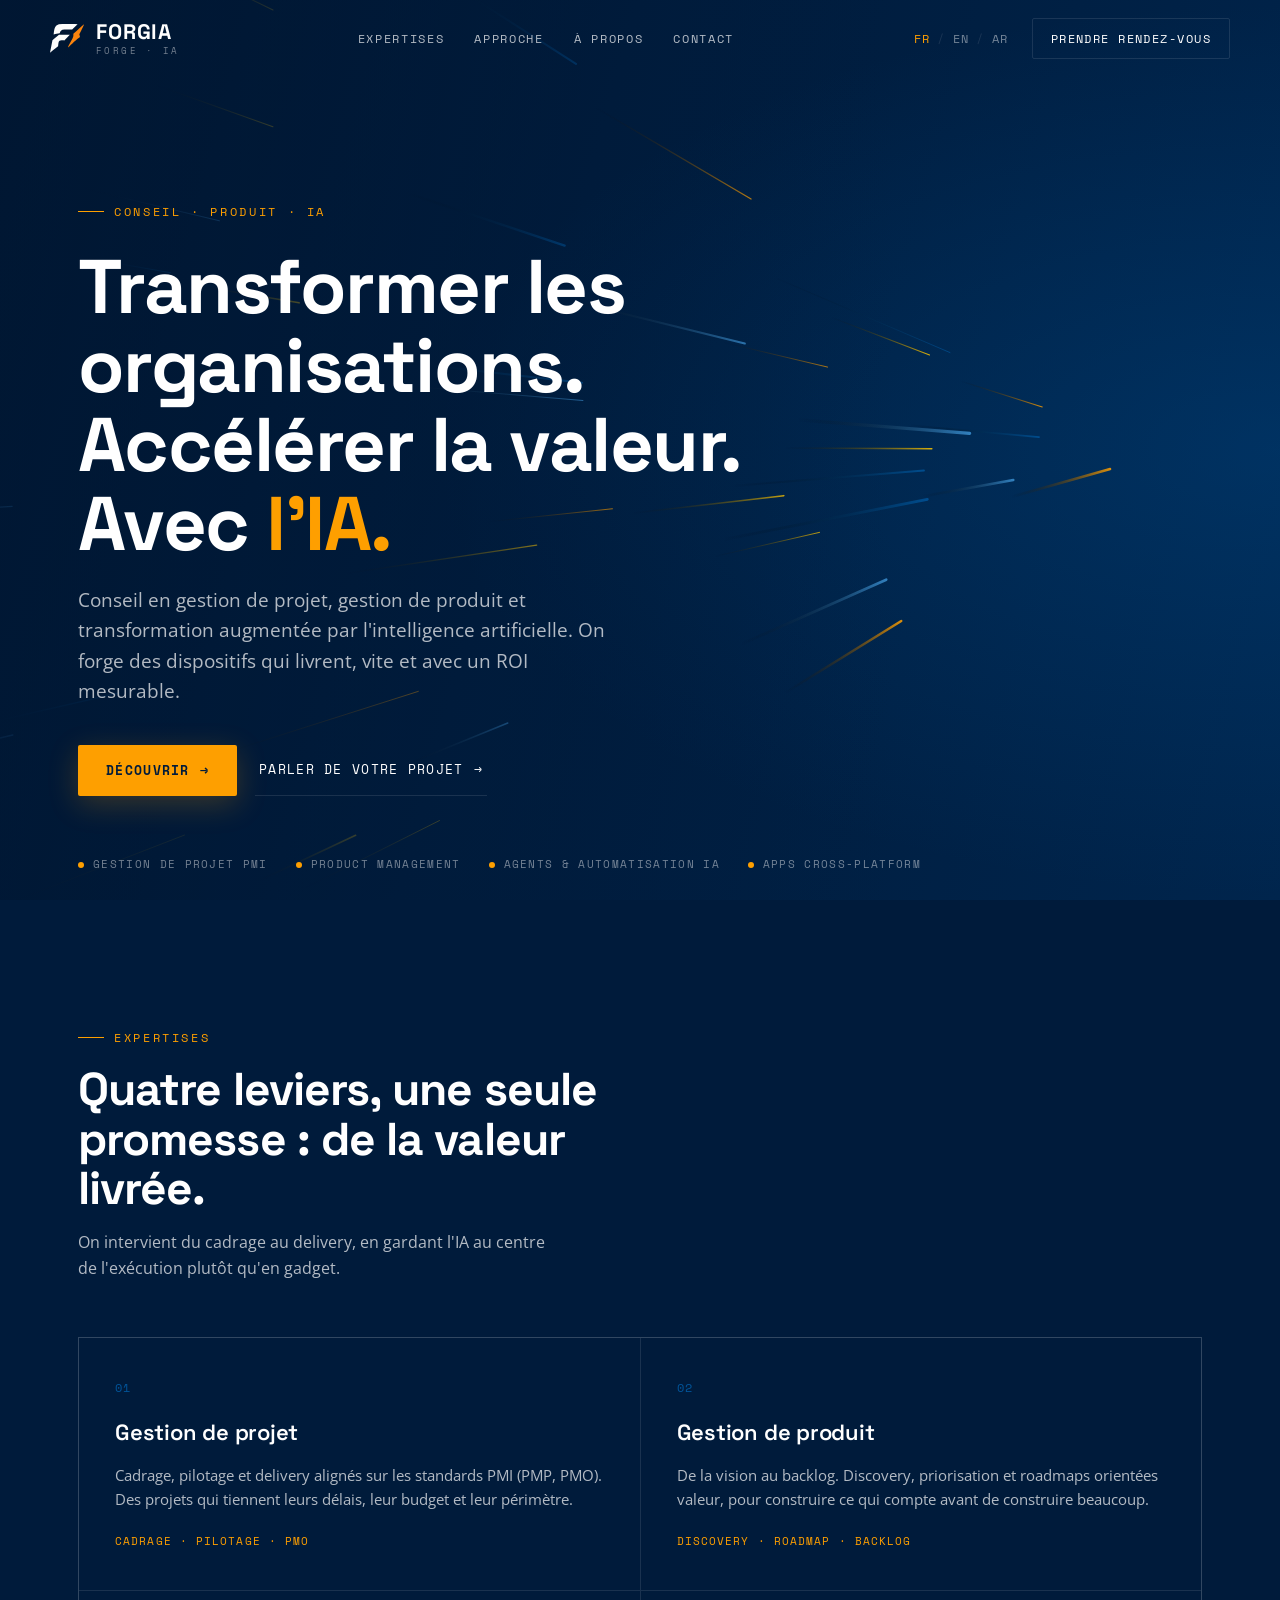
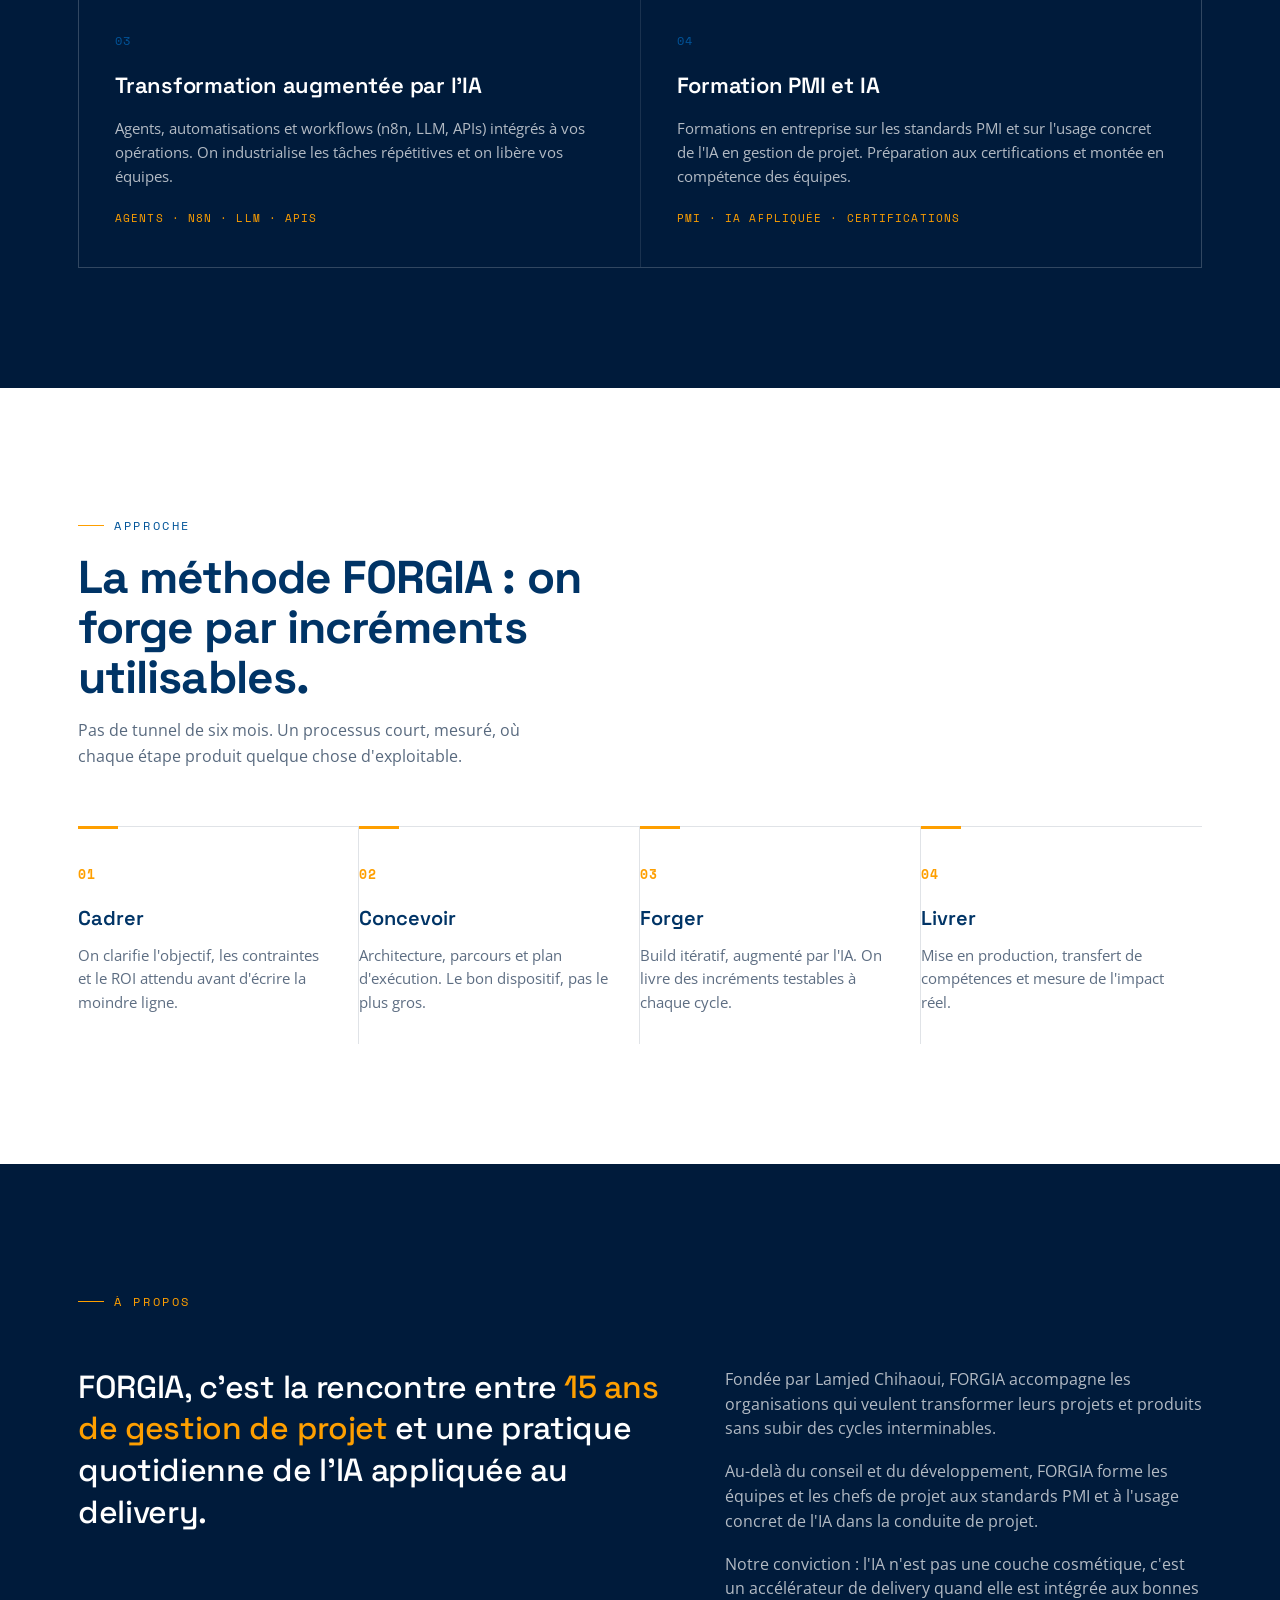
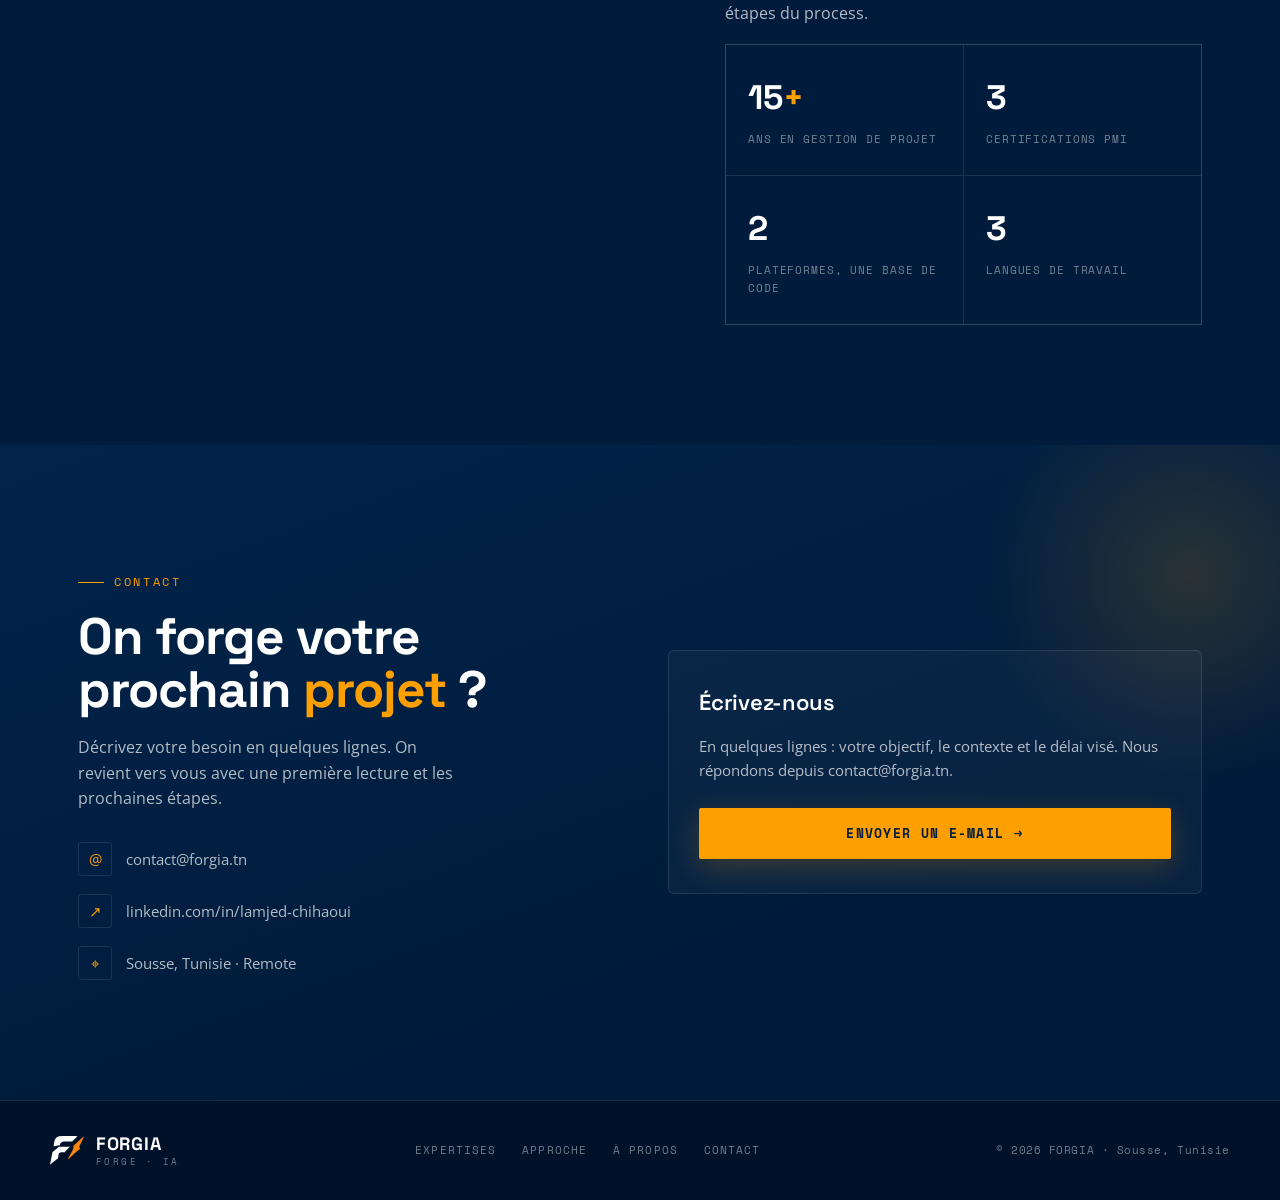
<file: index.html>
<!DOCTYPE html>
<html lang="fr">
<head>
<meta charset="UTF-8">
<meta name="viewport" content="width=device-width, initial-scale=1.0">
<title>FORGIA, conseil, produit et transformation augmentée par l'IA</title>
<meta name="description" content="FORGIA forge la valeur des organisations : conseil en gestion de projet, gestion de produit, transformation augmentée par l'intelligence artificielle et formation PMI.">
<link rel="canonical" href="https://forgia.tn/">
<link rel="alternate" hreflang="fr" href="https://forgia.tn/">
<link rel="alternate" hreflang="en" href="https://forgia.tn/en.html">
<link rel="alternate" hreflang="ar" href="https://forgia.tn/ar.html">
<link rel="alternate" hreflang="x-default" href="https://forgia.tn/">
<meta property="og:type" content="website">
<meta property="og:site_name" content="FORGIA">
<meta property="og:locale" content="fr_TN">
<meta property="og:url" content="https://forgia.tn/">
<meta property="og:title" content="FORGIA, conseil, produit et transformation augmentée par l'IA">
<meta property="og:description" content="Conseil en gestion de projet, gestion de produit, transformation augmentée par l'IA et formation PMI. Sousse, Tunisie.">
<link rel="icon" type="image/svg+xml" href="assets/favicon.svg">
<link rel="preconnect" href="https://fonts.googleapis.com">
<link rel="preconnect" href="https://fonts.gstatic.com" crossorigin>
<link href="https://fonts.googleapis.com/css2?family=Space+Grotesk:wght@400;500;600;700&family=Open+Sans:wght@400;500;600;700&family=Space+Mono:wght@400;700&display=swap" rel="stylesheet">
<link rel="stylesheet" href="assets/style.css">
<noscript><style>.reveal{opacity:1;transform:none}</style></noscript>
</head>
<body>
<header id="hdr">
  <div class="wrap nav">
    <a class="brand" href="#top" aria-label="FORGIA">
      <svg class="mark" viewBox="0 0 100 85" xmlns="http://www.w3.org/2000/svg" aria-hidden="true">
        <path d="M26.20265,0.372156 C42.522,-0.339 64.667,0.155 81.101,0.339 L65.113,15.842 L51.551,15.900 C39.825,15.756 32.194,13.664 28.582,26.877 C21.654,27.900 17.392,28.287 10.675,30.539 C12.610,18.402 12.224,4.001 26.20265,0.372156 Z" fill="#FDFDFC"/>
        <path d="M26.383,31.618 C36.878,31.513 47.773,31.696 58.298,31.750 L42.069,48.027 C24.268,47.804 26.051,48.415 23.769,65.409 L17.317,70.759 C11.575,75.417 5.802,80.039 0,84.624 L7.177,47.821 C11.340,43.788 21.850,34.911 26.383,31.618 Z" fill="#FDFDFC"/>
        <path d="M99.997,0.771 C100.186,3.660 88.611,25.263 86.261,30.366 L88.279,37.989 C78.925,43.638 62.454,60.316 53.833,68.546 L53.160,68.734 C52.420,64.845 67.690,42.016 68.528,35.639 C68.876,33.006 68.793,31.224 68.664,28.621 C78.736,20.705 89.880,9.498 99.997,0.771 Z" fill="#FB840D"/>
      </svg>
      <span class="brand-text"><span class="brand-name">FORGIA</span><span class="brand-sub">Forge &middot; IA</span></span>
    </a>
    <nav class="menu" aria-label="Navigation principale"><a href="#expertises">Expertises</a><a href="#approche">Approche</a><a href="#apropos">À propos</a><a href="#contact">Contact</a></nav>
    <div class="nav-right">
      <div class="lang"><a href="/" class="active">FR</a><span class="sep">/</span><a href="en.html">EN</a><span class="sep">/</span><a href="ar.html">AR</a></div>
      <a class="nav-cta" href="#contact">Prendre rendez-vous</a>
    </div>
    <button class="burger" id="burger" aria-label="Ouvrir le menu"><span></span><span></span><span></span></button>
  </div>
</header>
<div class="mobile-menu" id="mobileMenu">
  <button class="close" id="closeMenu" aria-label="Fermer le menu">&times;</button>
  <a href="#expertises">Expertises</a><a href="#approche">Approche</a><a href="#apropos">À propos</a><a href="#contact">Contact</a>
  <div class="mlang"><a href="/" class="active">FR</a><span class="sep">/</span><a href="en.html">EN</a><span class="sep">/</span><a href="ar.html">AR</a></div>
</div>
<section class="hero" id="top">
  <div class="hero-bg"></div>
  <canvas id="streaks" aria-hidden="true"></canvas>
  <div class="hero-grain"></div>
  <div class="hero-inner"><div class="wrap">
    <span class="eyebrow">Conseil &middot; Produit &middot; IA</span>
    <h1>Transformer les organisations.<br>Accélérer la valeur.<br>Avec <span class="accent">l'IA.</span></h1>
    <p class="lead">Conseil en gestion de projet, gestion de produit et transformation augmentée par l'intelligence artificielle. On forge des dispositifs qui livrent, vite et avec un ROI mesurable.</p>
    <div class="actions">
      <a class="btn-primary" href="#expertises">Découvrir <span>&#8594;</span></a>
      <a class="btn-ghost" href="#contact">Parler de votre projet <span class="arrow">&#8594;</span></a>
    </div>
  </div></div>
  <div class="hero-foot"><div class="wrap"><span class="pill"><span class="dot"></span>Gestion de projet PMI</span><span class="pill"><span class="dot"></span>Product management</span><span class="pill"><span class="dot"></span>Agents &amp; automatisation IA</span><span class="pill"><span class="dot"></span>Apps cross-platform</span></div></div>
</section>
<section class="block" id="expertises"><div class="wrap">
  <div class="sec-head reveal"><span class="eyebrow">Expertises</span><h2>Quatre leviers, une seule promesse : de la valeur livrée.</h2><p>On intervient du cadrage au delivery, en gardant l'IA au centre de l'exécution plutôt qu'en gadget.</p></div>
  <div class="grid-exp reveal"><article class="exp"><span class="num">01</span><h3>Gestion de projet</h3><p>Cadrage, pilotage et delivery alignés sur les standards PMI (PMP, PMO). Des projets qui tiennent leurs délais, leur budget et leur périmètre.</p><span class="tag">Cadrage &middot; Pilotage &middot; PMO</span></article><article class="exp"><span class="num">02</span><h3>Gestion de produit</h3><p>De la vision au backlog. Discovery, priorisation et roadmaps orientées valeur, pour construire ce qui compte avant de construire beaucoup.</p><span class="tag">Discovery &middot; Roadmap &middot; Backlog</span></article><article class="exp"><span class="num">03</span><h3>Transformation augmentée par l'IA</h3><p>Agents, automatisations et workflows (n8n, LLM, APIs) intégrés à vos opérations. On industrialise les tâches répétitives et on libère vos équipes.</p><span class="tag">Agents &middot; n8n &middot; LLM &middot; APIs</span></article><article class="exp"><span class="num">04</span><h3>Formation PMI et IA</h3><p>Formations en entreprise sur les standards PMI et sur l'usage concret de l'IA en gestion de projet. Préparation aux certifications et montée en compétence des équipes.</p><span class="tag">PMI &middot; IA appliquée &middot; Certifications</span></article></div>
</div></section>
<section class="block light" id="approche"><div class="wrap">
  <div class="sec-head reveal"><span class="eyebrow on-light">Approche</span><h2>La méthode FORGIA : on forge par incréments utilisables.</h2><p>Pas de tunnel de six mois. Un processus court, mesuré, où chaque étape produit quelque chose d'exploitable.</p></div>
  <div class="steps reveal"><div class="step"><span class="sn">01</span><h3>Cadrer</h3><p>On clarifie l'objectif, les contraintes et le ROI attendu avant d'écrire la moindre ligne.</p></div><div class="step"><span class="sn">02</span><h3>Concevoir</h3><p>Architecture, parcours et plan d'exécution. Le bon dispositif, pas le plus gros.</p></div><div class="step"><span class="sn">03</span><h3>Forger</h3><p>Build itératif, augmenté par l'IA. On livre des incréments testables à chaque cycle.</p></div><div class="step"><span class="sn">04</span><h3>Livrer</h3><p>Mise en production, transfert de compétences et mesure de l'impact réel.</p></div></div>
</div></section>
<section class="block" id="apropos"><div class="wrap">
  <div class="sec-head reveal"><span class="eyebrow">À propos</span></div>
  <div class="about">
    <div class="reveal"><p class="about-lead">FORGIA, c'est la rencontre entre <span class="accent">15 ans de gestion de projet</span> et une pratique quotidienne de l'IA appliquée au delivery.</p></div>
    <div class="about-body reveal"><p>Fondée par Lamjed Chihaoui, FORGIA accompagne les organisations qui veulent transformer leurs projets et produits sans subir des cycles interminables.</p><p>Au-delà du conseil et du développement, FORGIA forme les équipes et les chefs de projet aux standards PMI et à l'usage concret de l'IA dans la conduite de projet.</p><p>Notre conviction : l'IA n'est pas une couche cosmétique, c'est un accélérateur de delivery quand elle est intégrée aux bonnes étapes du process.</p><div class="stats"><div class="stat"><div class="n">15<span>+</span></div><div class="l">Ans en gestion de projet</div></div><div class="stat"><div class="n">3</div><div class="l">Certifications PMI</div></div><div class="stat"><div class="n">2</div><div class="l">Plateformes, une base de code</div></div><div class="stat"><div class="n">3</div><div class="l">Langues de travail</div></div></div></div>
  </div>
</div></section>
<section class="block contact" id="contact"><div class="wrap">
  <div class="contact-grid">
    <div class="reveal">
      <span class="eyebrow">Contact</span>
      <h2>On forge votre prochain <span class="accent">projet</span> ?</h2>
      <p class="lead">Décrivez votre besoin en quelques lignes. On revient vers vous avec une première lecture et les prochaines étapes.</p>
      <div class="contact-meta">
        <a class="cmeta" href="mailto:contact@forgia.tn"><span class="ic">@</span> contact@forgia.tn</a>
        <a class="cmeta" href="https://www.linkedin.com/in/lamjed-chihaoui" target="_blank" rel="noopener"><span class="ic">&#8599;</span> linkedin.com/in/lamjed-chihaoui</a>
        <span class="cmeta"><span class="ic">&#8982;</span> Sousse, Tunisie &middot; Remote</span>
      </div>
    </div>
    <div class="ccard reveal">
      <h3>Écrivez-nous</h3>
      <p>En quelques lignes : votre objectif, le contexte et le délai visé. Nous répondons depuis contact@forgia.tn.</p>
      <a class="btn-primary" href="mailto:contact@forgia.tn?subject=Prise%20de%20contact%20FORGIA">Envoyer un e-mail <span>&#8594;</span></a>
    </div>
  </div>
</div></section>
<footer><div class="wrap foot">
  <div class="brand"><svg class="mark" viewBox="0 0 100 85" xmlns="http://www.w3.org/2000/svg" aria-hidden="true">
        <path d="M26.20265,0.372156 C42.522,-0.339 64.667,0.155 81.101,0.339 L65.113,15.842 L51.551,15.900 C39.825,15.756 32.194,13.664 28.582,26.877 C21.654,27.900 17.392,28.287 10.675,30.539 C12.610,18.402 12.224,4.001 26.20265,0.372156 Z" fill="#FDFDFC"/>
        <path d="M26.383,31.618 C36.878,31.513 47.773,31.696 58.298,31.750 L42.069,48.027 C24.268,47.804 26.051,48.415 23.769,65.409 L17.317,70.759 C11.575,75.417 5.802,80.039 0,84.624 L7.177,47.821 C11.340,43.788 21.850,34.911 26.383,31.618 Z" fill="#FDFDFC"/>
        <path d="M99.997,0.771 C100.186,3.660 88.611,25.263 86.261,30.366 L88.279,37.989 C78.925,43.638 62.454,60.316 53.833,68.546 L53.160,68.734 C52.420,64.845 67.690,42.016 68.528,35.639 C68.876,33.006 68.793,31.224 68.664,28.621 C78.736,20.705 89.880,9.498 99.997,0.771 Z" fill="#FB840D"/>
      </svg><span class="brand-text"><span class="brand-name">FORGIA</span><span class="brand-sub">Forge &middot; IA</span></span></div>
  <div class="foot-links"><a href="#expertises">Expertises</a><a href="#approche">Approche</a><a href="#apropos">À propos</a><a href="#contact">Contact</a></div>
  <div class="copy">&copy; 2026 FORGIA &middot; Sousse, Tunisie</div>
</div></footer>
<script src="assets/app.js" defer></script>
</body>
</html>
</file>
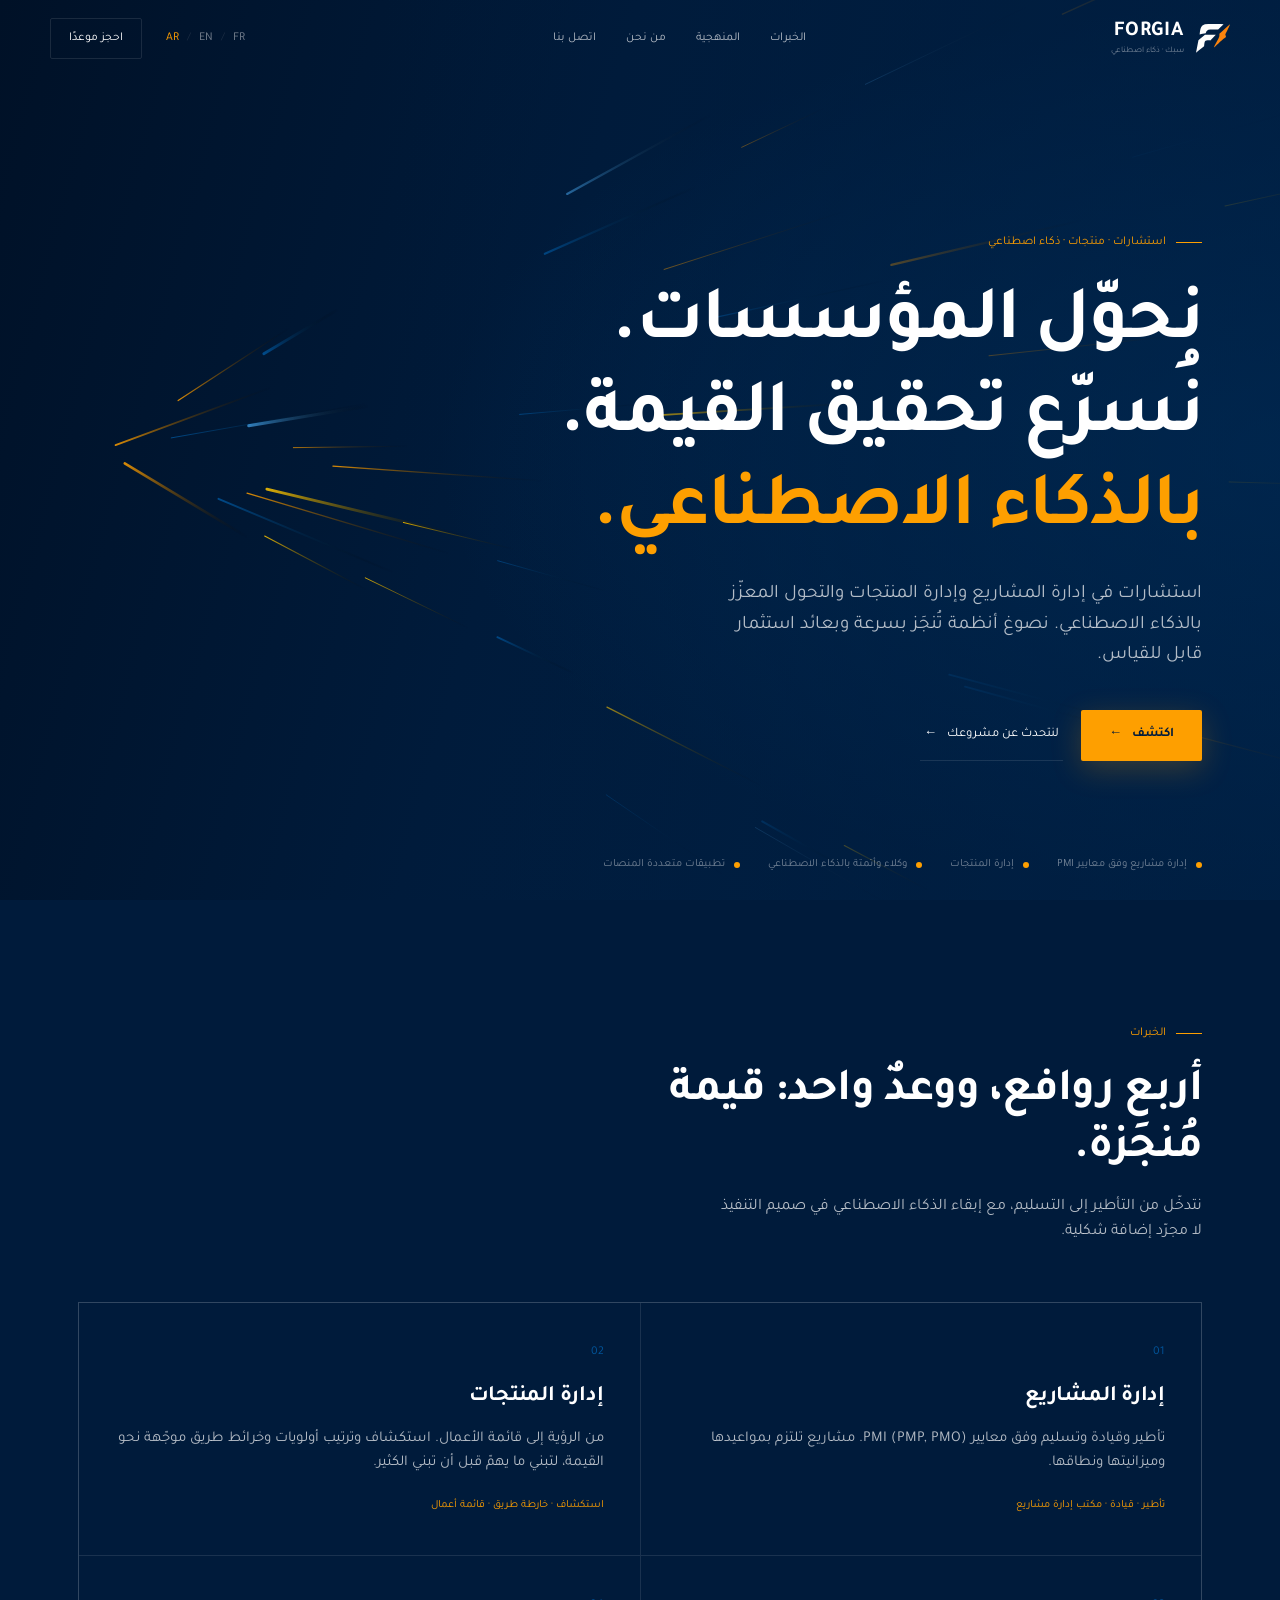
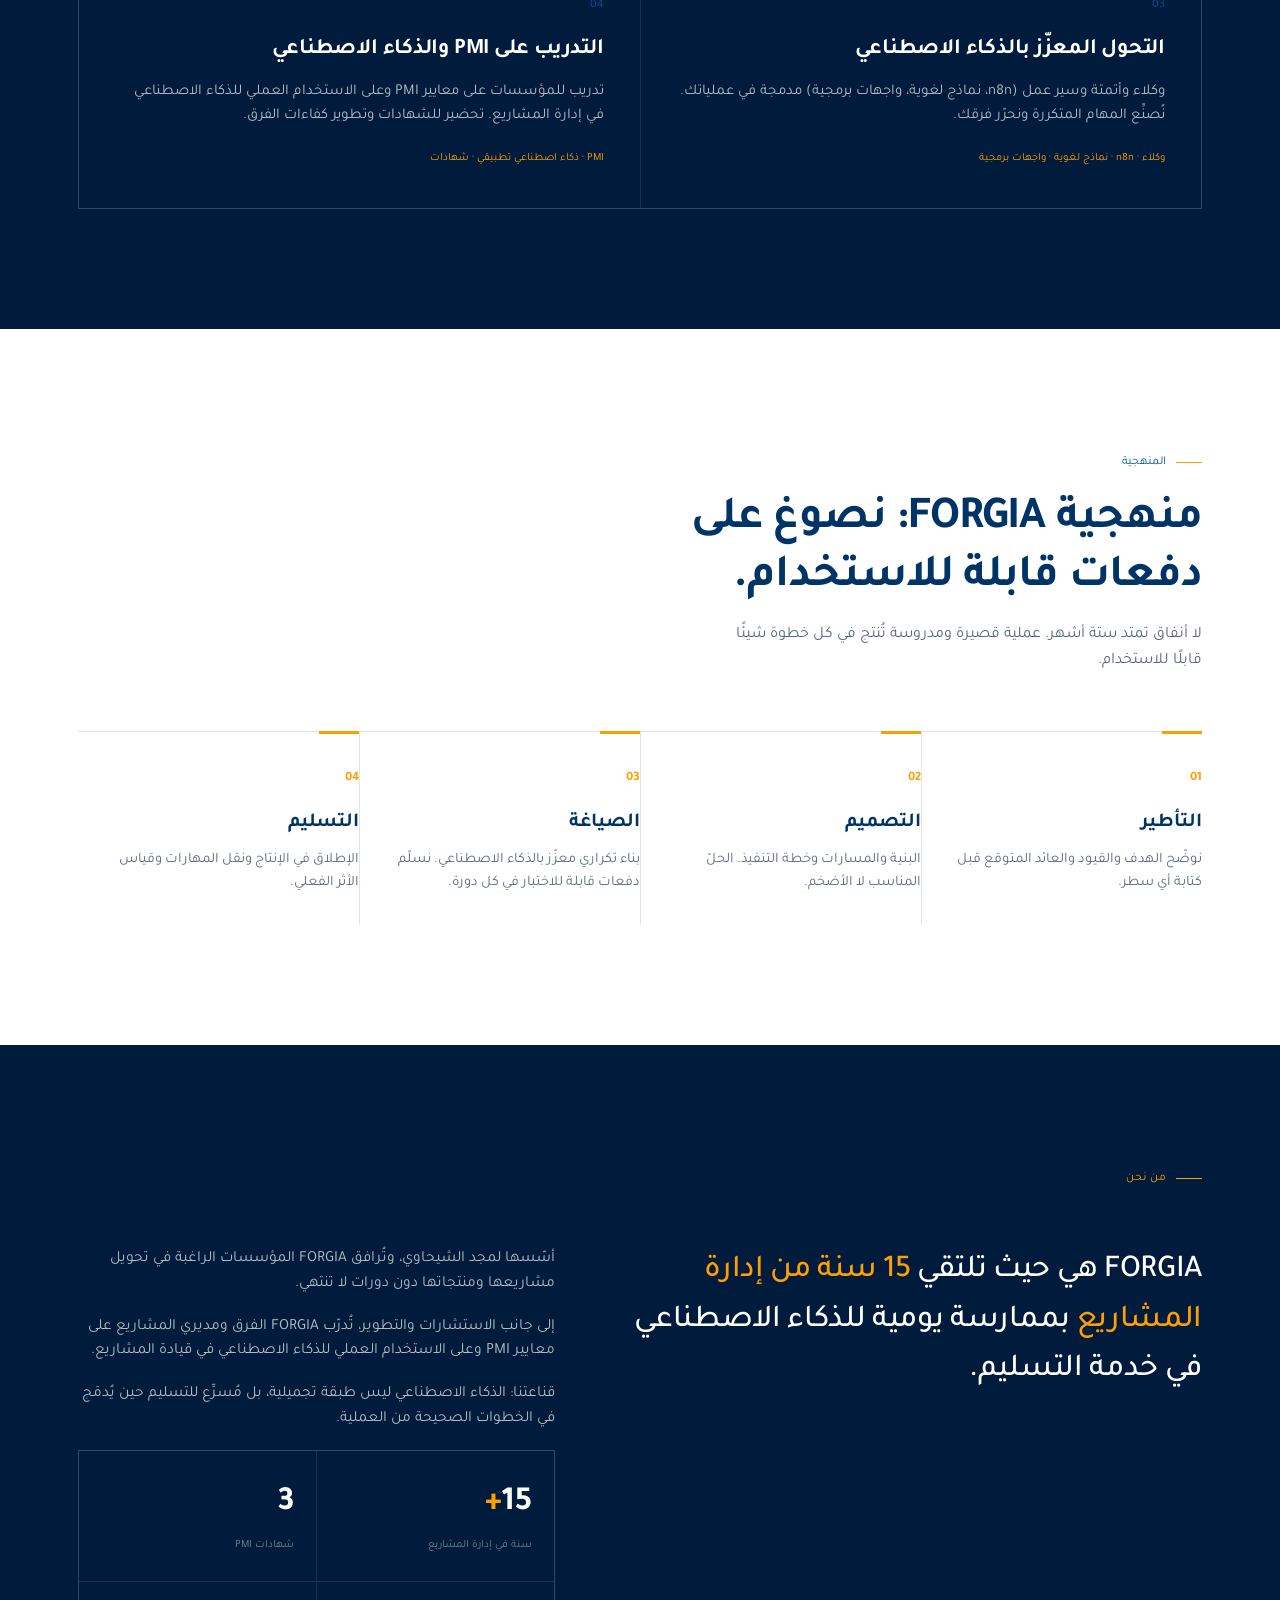
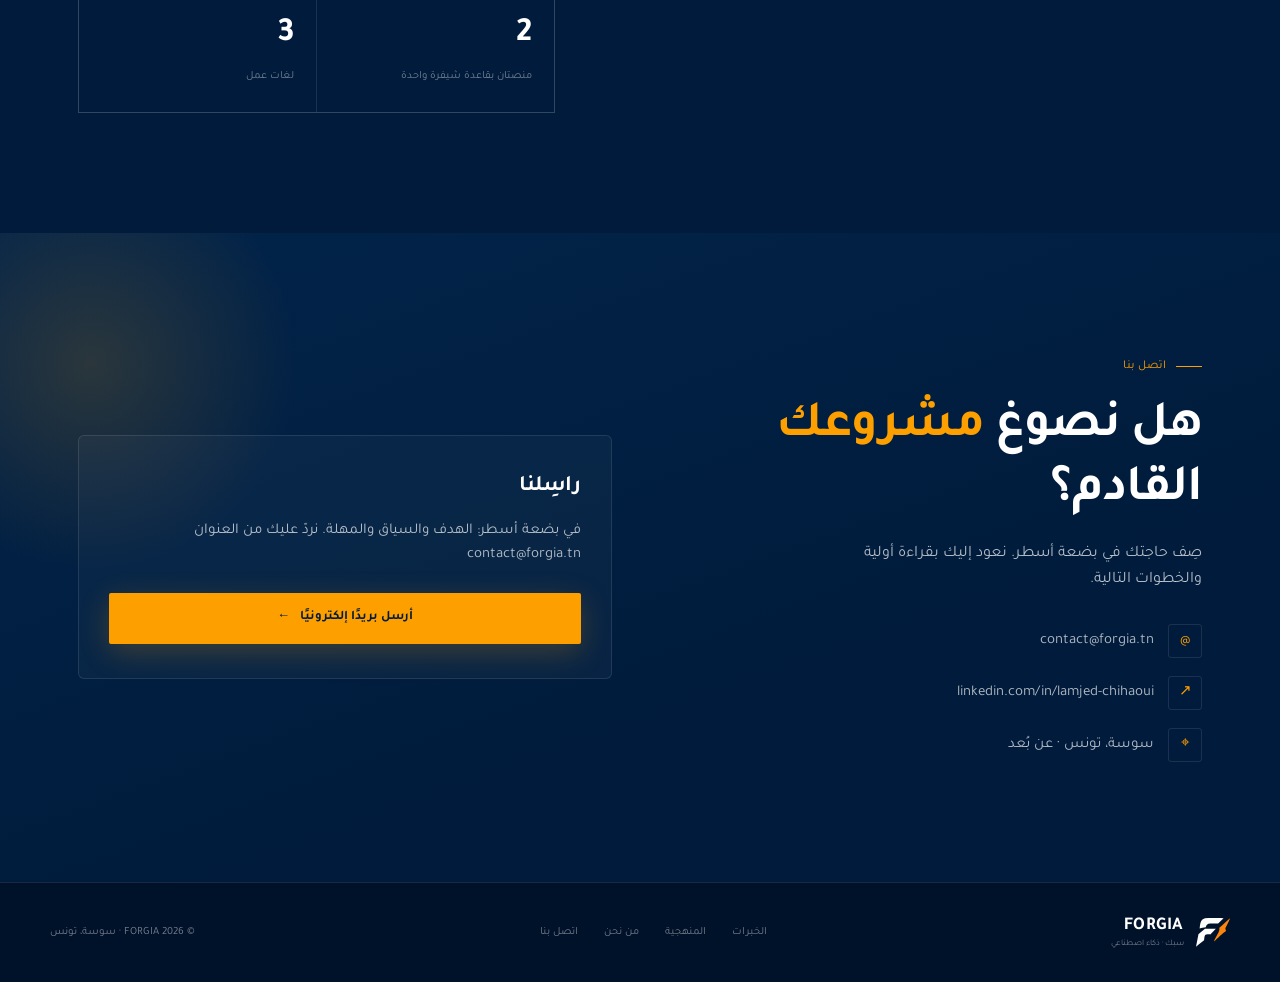
<file: ar.html>
<!DOCTYPE html>
<html lang="ar" dir="rtl">
<head>
<meta charset="UTF-8">
<meta name="viewport" content="width=device-width, initial-scale=1.0">
<title>FORGIA، استشارات ومنتجات وتحول معزّز بالذكاء الاصطناعي</title>
<meta name="description" content="تَصوغ FORGIA قيمة المؤسسات: استشارات في إدارة المشاريع وإدارة المنتجات والتحول المعزّز بالذكاء الاصطناعي والتدريب على معايير PMI.">
<link rel="canonical" href="https://forgia.tn/ar.html">
<link rel="alternate" hreflang="fr" href="https://forgia.tn/">
<link rel="alternate" hreflang="en" href="https://forgia.tn/en.html">
<link rel="alternate" hreflang="ar" href="https://forgia.tn/ar.html">
<link rel="alternate" hreflang="x-default" href="https://forgia.tn/">
<meta property="og:type" content="website">
<meta property="og:site_name" content="FORGIA">
<meta property="og:locale" content="ar_TN">
<meta property="og:url" content="https://forgia.tn/ar.html">
<meta property="og:title" content="FORGIA، استشارات ومنتجات وتحول معزّز بالذكاء الاصطناعي">
<meta property="og:description" content="استشارات في إدارة المشاريع وإدارة المنتجات والتحول المعزّز بالذكاء الاصطناعي والتدريب على معايير PMI. سوسة، تونس.">
<link rel="icon" type="image/svg+xml" href="assets/favicon.svg">
<link rel="preconnect" href="https://fonts.googleapis.com">
<link rel="preconnect" href="https://fonts.gstatic.com" crossorigin>
<link href="https://fonts.googleapis.com/css2?family=Tajawal:wght@400;500;700;800&display=swap" rel="stylesheet">
<link rel="stylesheet" href="assets/style.css">
<link rel="stylesheet" href="assets/rtl.css">
<noscript><style>.reveal{opacity:1;transform:none}</style></noscript>
</head>
<body>
<header id="hdr">
  <div class="wrap nav">
    <a class="brand" href="#top" aria-label="FORGIA">
      <svg class="mark" viewBox="0 0 100 85" xmlns="http://www.w3.org/2000/svg" aria-hidden="true">
        <path d="M26.20265,0.372156 C42.522,-0.339 64.667,0.155 81.101,0.339 L65.113,15.842 L51.551,15.900 C39.825,15.756 32.194,13.664 28.582,26.877 C21.654,27.900 17.392,28.287 10.675,30.539 C12.610,18.402 12.224,4.001 26.20265,0.372156 Z" fill="#FDFDFC"/>
        <path d="M26.383,31.618 C36.878,31.513 47.773,31.696 58.298,31.750 L42.069,48.027 C24.268,47.804 26.051,48.415 23.769,65.409 L17.317,70.759 C11.575,75.417 5.802,80.039 0,84.624 L7.177,47.821 C11.340,43.788 21.850,34.911 26.383,31.618 Z" fill="#FDFDFC"/>
        <path d="M99.997,0.771 C100.186,3.660 88.611,25.263 86.261,30.366 L88.279,37.989 C78.925,43.638 62.454,60.316 53.833,68.546 L53.160,68.734 C52.420,64.845 67.690,42.016 68.528,35.639 C68.876,33.006 68.793,31.224 68.664,28.621 C78.736,20.705 89.880,9.498 99.997,0.771 Z" fill="#FB840D"/>
      </svg>
      <span class="brand-text"><span class="brand-name">FORGIA</span><span class="brand-sub">سبك &middot; ذكاء اصطناعي</span></span>
    </a>
    <nav class="menu" aria-label="التنقل الرئيسي"><a href="#expertises">الخبرات</a><a href="#approche">المنهجية</a><a href="#apropos">من نحن</a><a href="#contact">اتصل بنا</a></nav>
    <div class="nav-right">
      <div class="lang"><a href="/">FR</a><span class="sep">/</span><a href="en.html">EN</a><span class="sep">/</span><a href="ar.html" class="active">AR</a></div>
      <a class="nav-cta" href="#contact">احجز موعدًا</a>
    </div>
    <button class="burger" id="burger" aria-label="فتح القائمة"><span></span><span></span><span></span></button>
  </div>
</header>
<div class="mobile-menu" id="mobileMenu">
  <button class="close" id="closeMenu" aria-label="إغلاق القائمة">&times;</button>
  <a href="#expertises">الخبرات</a><a href="#approche">المنهجية</a><a href="#apropos">من نحن</a><a href="#contact">اتصل بنا</a>
  <div class="mlang"><a href="/">FR</a><span class="sep">/</span><a href="en.html">EN</a><span class="sep">/</span><a href="ar.html" class="active">AR</a></div>
</div>
<section class="hero" id="top">
  <div class="hero-bg"></div>
  <canvas id="streaks" aria-hidden="true"></canvas>
  <div class="hero-grain"></div>
  <div class="hero-inner"><div class="wrap">
    <span class="eyebrow">استشارات &middot; منتجات &middot; ذكاء اصطناعي</span>
    <h1>نحوّل المؤسسات.<br>نُسرّع تحقيق القيمة.<br><span class="accent">بالذكاء الاصطناعي.</span></h1>
    <p class="lead">استشارات في إدارة المشاريع وإدارة المنتجات والتحول المعزّز بالذكاء الاصطناعي. نصوغ أنظمة تُنجَز بسرعة وبعائد استثمار قابل للقياس.</p>
    <div class="actions">
      <a class="btn-primary" href="#expertises">اكتشف <span>&#8592;</span></a>
      <a class="btn-ghost" href="#contact">لنتحدث عن مشروعك <span class="arrow">&#8592;</span></a>
    </div>
  </div></div>
  <div class="hero-foot"><div class="wrap"><span class="pill"><span class="dot"></span>إدارة مشاريع وفق معايير PMI</span><span class="pill"><span class="dot"></span>إدارة المنتجات</span><span class="pill"><span class="dot"></span>وكلاء وأتمتة بالذكاء الاصطناعي</span><span class="pill"><span class="dot"></span>تطبيقات متعددة المنصات</span></div></div>
</section>
<section class="block" id="expertises"><div class="wrap">
  <div class="sec-head reveal"><span class="eyebrow">الخبرات</span><h2>أربع روافع، ووعدٌ واحد: قيمة مُنجَزة.</h2><p>نتدخّل من التأطير إلى التسليم، مع إبقاء الذكاء الاصطناعي في صميم التنفيذ لا مجرّد إضافة شكلية.</p></div>
  <div class="grid-exp reveal"><article class="exp"><span class="num">01</span><h3>إدارة المشاريع</h3><p>تأطير وقيادة وتسليم وفق معايير PMI (PMP, PMO). مشاريع تلتزم بمواعيدها وميزانيتها ونطاقها.</p><span class="tag">تأطير &middot; قيادة &middot; مكتب إدارة مشاريع</span></article><article class="exp"><span class="num">02</span><h3>إدارة المنتجات</h3><p>من الرؤية إلى قائمة الأعمال. استكشاف وترتيب أولويات وخرائط طريق موجّهة نحو القيمة، لتبني ما يهمّ قبل أن تبني الكثير.</p><span class="tag">استكشاف &middot; خارطة طريق &middot; قائمة أعمال</span></article><article class="exp"><span class="num">03</span><h3>التحول المعزّز بالذكاء الاصطناعي</h3><p>وكلاء وأتمتة وسير عمل (n8n، نماذج لغوية، واجهات برمجية) مدمجة في عملياتك. نُصنِّع المهام المتكررة ونحرّر فرقك.</p><span class="tag">وكلاء &middot; n8n &middot; نماذج لغوية &middot; واجهات برمجية</span></article><article class="exp"><span class="num">04</span><h3>التدريب على PMI والذكاء الاصطناعي</h3><p>تدريب للمؤسسات على معايير PMI وعلى الاستخدام العملي للذكاء الاصطناعي في إدارة المشاريع. تحضير للشهادات وتطوير كفاءات الفرق.</p><span class="tag">PMI &middot; ذكاء اصطناعي تطبيقي &middot; شهادات</span></article></div>
</div></section>
<section class="block light" id="approche"><div class="wrap">
  <div class="sec-head reveal"><span class="eyebrow on-light">المنهجية</span><h2>منهجية FORGIA: نصوغ على دفعات قابلة للاستخدام.</h2><p>لا أنفاق تمتد ستة أشهر. عملية قصيرة ومدروسة تُنتج في كل خطوة شيئًا قابلًا للاستخدام.</p></div>
  <div class="steps reveal"><div class="step"><span class="sn">01</span><h3>التأطير</h3><p>نوضّح الهدف والقيود والعائد المتوقع قبل كتابة أي سطر.</p></div><div class="step"><span class="sn">02</span><h3>التصميم</h3><p>البنية والمسارات وخطة التنفيذ. الحلّ المناسب لا الأضخم.</p></div><div class="step"><span class="sn">03</span><h3>الصياغة</h3><p>بناء تكراري معزّز بالذكاء الاصطناعي. نسلّم دفعات قابلة للاختبار في كل دورة.</p></div><div class="step"><span class="sn">04</span><h3>التسليم</h3><p>الإطلاق في الإنتاج ونقل المهارات وقياس الأثر الفعلي.</p></div></div>
</div></section>
<section class="block" id="apropos"><div class="wrap">
  <div class="sec-head reveal"><span class="eyebrow">من نحن</span></div>
  <div class="about">
    <div class="reveal"><p class="about-lead">FORGIA هي حيث تلتقي <span class="accent">15 سنة من إدارة المشاريع</span> بممارسة يومية للذكاء الاصطناعي في خدمة التسليم.</p></div>
    <div class="about-body reveal"><p>أسّسها لمجد الشيحاوي، وتُرافق FORGIA المؤسسات الراغبة في تحويل مشاريعها ومنتجاتها دون دورات لا تنتهي.</p><p>إلى جانب الاستشارات والتطوير، تُدرّب FORGIA الفرق ومديري المشاريع على معايير PMI وعلى الاستخدام العملي للذكاء الاصطناعي في قيادة المشاريع.</p><p>قناعتنا: الذكاء الاصطناعي ليس طبقة تجميلية، بل مُسرِّع للتسليم حين يُدمَج في الخطوات الصحيحة من العملية.</p><div class="stats"><div class="stat"><div class="n">15<span>+</span></div><div class="l">سنة في إدارة المشاريع</div></div><div class="stat"><div class="n">3</div><div class="l">شهادات PMI</div></div><div class="stat"><div class="n">2</div><div class="l">منصتان بقاعدة شيفرة واحدة</div></div><div class="stat"><div class="n">3</div><div class="l">لغات عمل</div></div></div></div>
  </div>
</div></section>
<section class="block contact" id="contact"><div class="wrap">
  <div class="contact-grid">
    <div class="reveal">
      <span class="eyebrow">اتصل بنا</span>
      <h2>هل نصوغ <span class="accent">مشروعك</span> القادم؟</h2>
      <p class="lead">صِف حاجتك في بضعة أسطر. نعود إليك بقراءة أولية والخطوات التالية.</p>
      <div class="contact-meta">
        <a class="cmeta" href="mailto:contact@forgia.tn"><span class="ic">@</span> contact@forgia.tn</a>
        <a class="cmeta" href="https://www.linkedin.com/in/lamjed-chihaoui" target="_blank" rel="noopener"><span class="ic">&#8599;</span> linkedin.com/in/lamjed-chihaoui</a>
        <span class="cmeta"><span class="ic">&#8982;</span> سوسة، تونس &middot; عن بُعد</span>
      </div>
    </div>
    <div class="ccard reveal">
      <h3>راسِلنا</h3>
      <p>في بضعة أسطر: الهدف والسياق والمهلة. نردّ عليك من العنوان contact@forgia.tn</p>
      <a class="btn-primary" href="mailto:contact@forgia.tn?subject=%D8%A7%D8%B3%D8%AA%D9%81%D8%B3%D8%A7%D8%B1%20FORGIA">أرسل بريدًا إلكترونيًا <span>&#8592;</span></a>
    </div>
  </div>
</div></section>
<footer><div class="wrap foot">
  <div class="brand"><svg class="mark" viewBox="0 0 100 85" xmlns="http://www.w3.org/2000/svg" aria-hidden="true">
        <path d="M26.20265,0.372156 C42.522,-0.339 64.667,0.155 81.101,0.339 L65.113,15.842 L51.551,15.900 C39.825,15.756 32.194,13.664 28.582,26.877 C21.654,27.900 17.392,28.287 10.675,30.539 C12.610,18.402 12.224,4.001 26.20265,0.372156 Z" fill="#FDFDFC"/>
        <path d="M26.383,31.618 C36.878,31.513 47.773,31.696 58.298,31.750 L42.069,48.027 C24.268,47.804 26.051,48.415 23.769,65.409 L17.317,70.759 C11.575,75.417 5.802,80.039 0,84.624 L7.177,47.821 C11.340,43.788 21.850,34.911 26.383,31.618 Z" fill="#FDFDFC"/>
        <path d="M99.997,0.771 C100.186,3.660 88.611,25.263 86.261,30.366 L88.279,37.989 C78.925,43.638 62.454,60.316 53.833,68.546 L53.160,68.734 C52.420,64.845 67.690,42.016 68.528,35.639 C68.876,33.006 68.793,31.224 68.664,28.621 C78.736,20.705 89.880,9.498 99.997,0.771 Z" fill="#FB840D"/>
      </svg><span class="brand-text"><span class="brand-name">FORGIA</span><span class="brand-sub">سبك &middot; ذكاء اصطناعي</span></span></div>
  <div class="foot-links"><a href="#expertises">الخبرات</a><a href="#approche">المنهجية</a><a href="#apropos">من نحن</a><a href="#contact">اتصل بنا</a></div>
  <div class="copy">&copy; 2026 FORGIA &middot; سوسة، تونس</div>
</div></footer>
<script src="assets/app.js" defer></script>
</body>
</html>
</file>
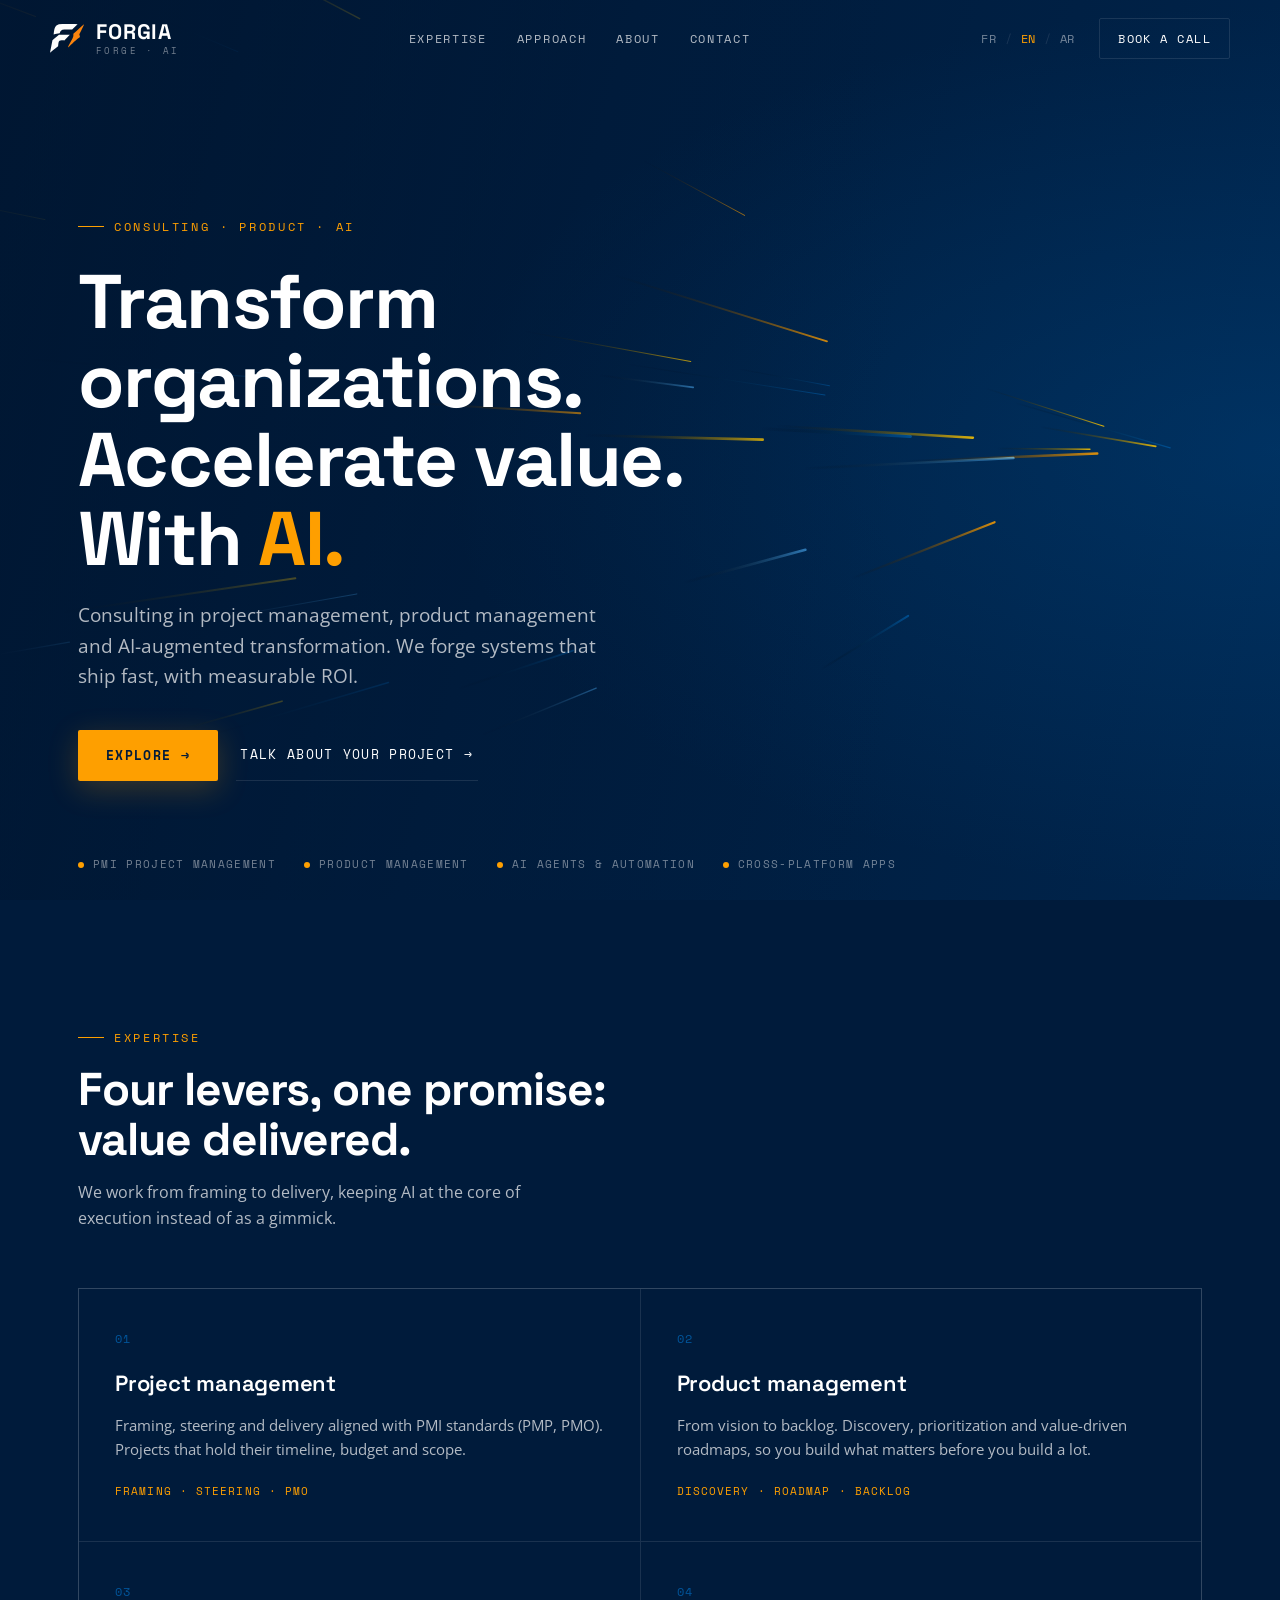
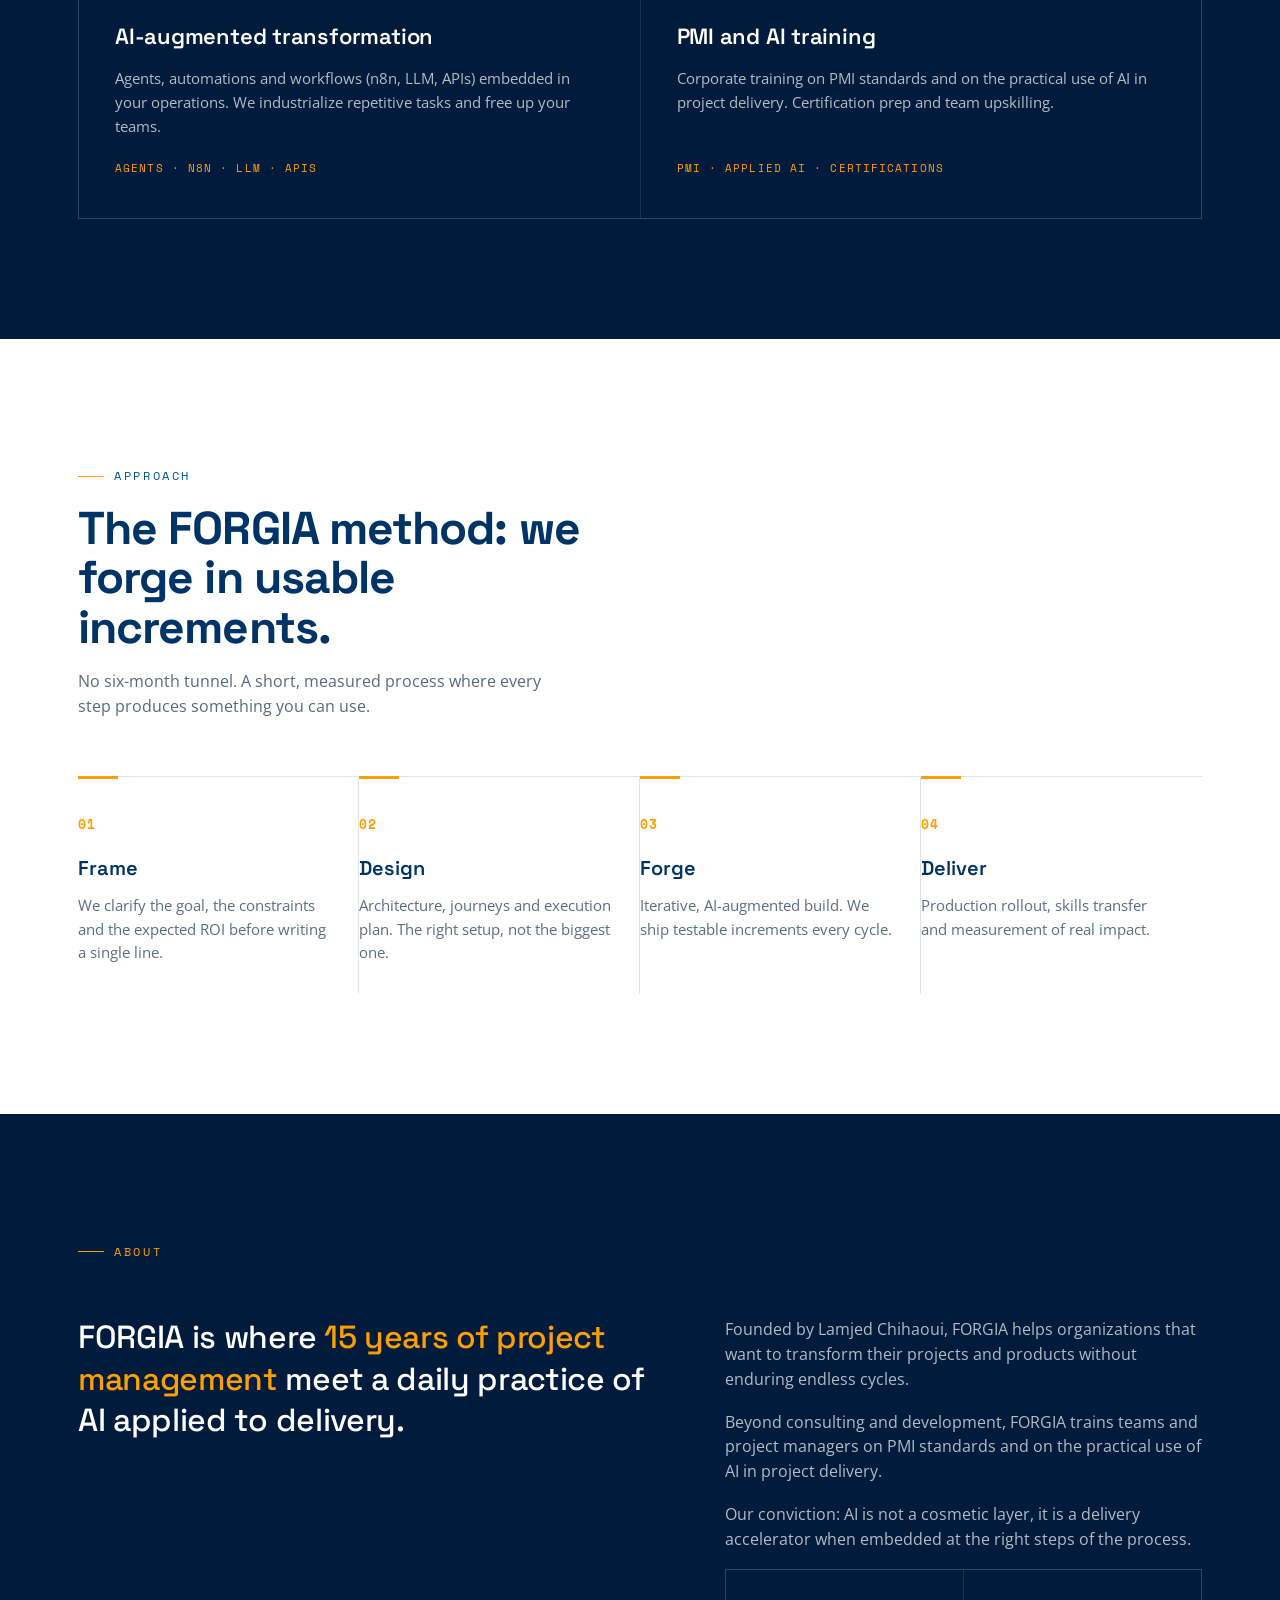
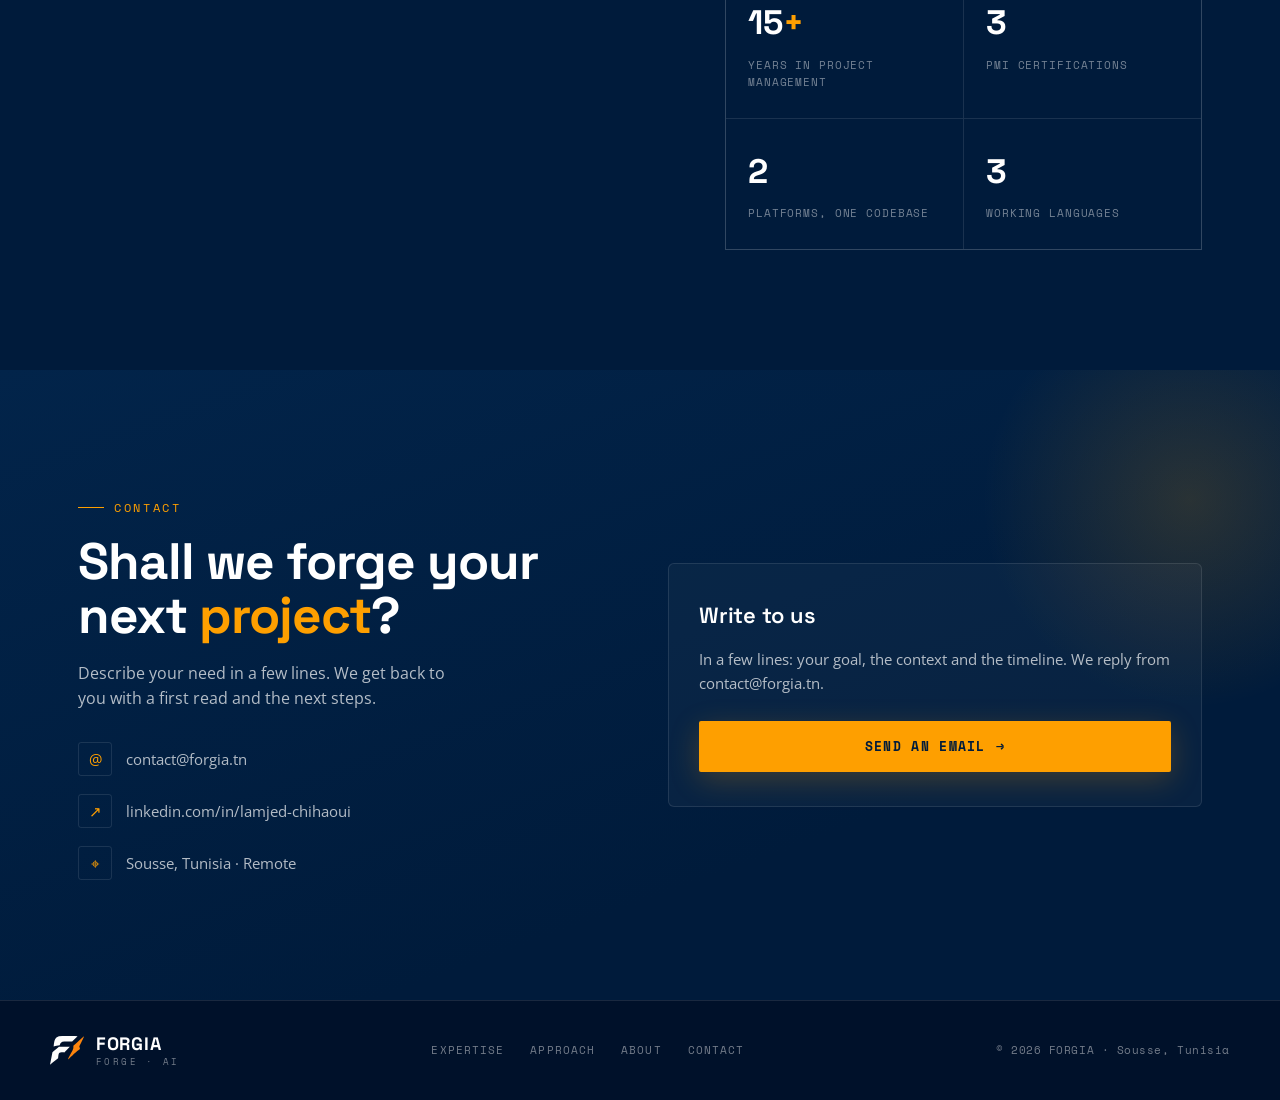
<file: en.html>
<!DOCTYPE html>
<html lang="en">
<head>
<meta charset="UTF-8">
<meta name="viewport" content="width=device-width, initial-scale=1.0">
<title>FORGIA, consulting, product and AI-augmented transformation</title>
<meta name="description" content="FORGIA forges value for organizations: consulting in project management, product management, AI-augmented transformation and PMI training.">
<link rel="canonical" href="https://forgia.tn/en.html">
<link rel="alternate" hreflang="fr" href="https://forgia.tn/">
<link rel="alternate" hreflang="en" href="https://forgia.tn/en.html">
<link rel="alternate" hreflang="ar" href="https://forgia.tn/ar.html">
<link rel="alternate" hreflang="x-default" href="https://forgia.tn/">
<meta property="og:type" content="website">
<meta property="og:site_name" content="FORGIA">
<meta property="og:locale" content="en">
<meta property="og:url" content="https://forgia.tn/en.html">
<meta property="og:title" content="FORGIA, consulting, product and AI-augmented transformation">
<meta property="og:description" content="Consulting in project management, product management, AI-augmented transformation and PMI training. Sousse, Tunisia.">
<link rel="icon" type="image/svg+xml" href="assets/favicon.svg">
<link rel="preconnect" href="https://fonts.googleapis.com">
<link rel="preconnect" href="https://fonts.gstatic.com" crossorigin>
<link href="https://fonts.googleapis.com/css2?family=Space+Grotesk:wght@400;500;600;700&family=Open+Sans:wght@400;500;600;700&family=Space+Mono:wght@400;700&display=swap" rel="stylesheet">
<link rel="stylesheet" href="assets/style.css">
<noscript><style>.reveal{opacity:1;transform:none}</style></noscript>
</head>
<body>
<header id="hdr">
  <div class="wrap nav">
    <a class="brand" href="#top" aria-label="FORGIA">
      <svg class="mark" viewBox="0 0 100 85" xmlns="http://www.w3.org/2000/svg" aria-hidden="true">
        <path d="M26.20265,0.372156 C42.522,-0.339 64.667,0.155 81.101,0.339 L65.113,15.842 L51.551,15.900 C39.825,15.756 32.194,13.664 28.582,26.877 C21.654,27.900 17.392,28.287 10.675,30.539 C12.610,18.402 12.224,4.001 26.20265,0.372156 Z" fill="#FDFDFC"/>
        <path d="M26.383,31.618 C36.878,31.513 47.773,31.696 58.298,31.750 L42.069,48.027 C24.268,47.804 26.051,48.415 23.769,65.409 L17.317,70.759 C11.575,75.417 5.802,80.039 0,84.624 L7.177,47.821 C11.340,43.788 21.850,34.911 26.383,31.618 Z" fill="#FDFDFC"/>
        <path d="M99.997,0.771 C100.186,3.660 88.611,25.263 86.261,30.366 L88.279,37.989 C78.925,43.638 62.454,60.316 53.833,68.546 L53.160,68.734 C52.420,64.845 67.690,42.016 68.528,35.639 C68.876,33.006 68.793,31.224 68.664,28.621 C78.736,20.705 89.880,9.498 99.997,0.771 Z" fill="#FB840D"/>
      </svg>
      <span class="brand-text"><span class="brand-name">FORGIA</span><span class="brand-sub">Forge &middot; AI</span></span>
    </a>
    <nav class="menu" aria-label="Main navigation"><a href="#expertises">Expertise</a><a href="#approche">Approach</a><a href="#apropos">About</a><a href="#contact">Contact</a></nav>
    <div class="nav-right">
      <div class="lang"><a href="/">FR</a><span class="sep">/</span><a href="en.html" class="active">EN</a><span class="sep">/</span><a href="ar.html">AR</a></div>
      <a class="nav-cta" href="#contact">Book a call</a>
    </div>
    <button class="burger" id="burger" aria-label="Open menu"><span></span><span></span><span></span></button>
  </div>
</header>
<div class="mobile-menu" id="mobileMenu">
  <button class="close" id="closeMenu" aria-label="Close menu">&times;</button>
  <a href="#expertises">Expertise</a><a href="#approche">Approach</a><a href="#apropos">About</a><a href="#contact">Contact</a>
  <div class="mlang"><a href="/">FR</a><span class="sep">/</span><a href="en.html" class="active">EN</a><span class="sep">/</span><a href="ar.html">AR</a></div>
</div>
<section class="hero" id="top">
  <div class="hero-bg"></div>
  <canvas id="streaks" aria-hidden="true"></canvas>
  <div class="hero-grain"></div>
  <div class="hero-inner"><div class="wrap">
    <span class="eyebrow">Consulting &middot; Product &middot; AI</span>
    <h1>Transform organizations.<br>Accelerate value.<br>With <span class="accent">AI.</span></h1>
    <p class="lead">Consulting in project management, product management and AI-augmented transformation. We forge systems that ship fast, with measurable ROI.</p>
    <div class="actions">
      <a class="btn-primary" href="#expertises">Explore <span>&#8594;</span></a>
      <a class="btn-ghost" href="#contact">Talk about your project <span class="arrow">&#8594;</span></a>
    </div>
  </div></div>
  <div class="hero-foot"><div class="wrap"><span class="pill"><span class="dot"></span>PMI project management</span><span class="pill"><span class="dot"></span>Product management</span><span class="pill"><span class="dot"></span>AI agents &amp; automation</span><span class="pill"><span class="dot"></span>Cross-platform apps</span></div></div>
</section>
<section class="block" id="expertises"><div class="wrap">
  <div class="sec-head reveal"><span class="eyebrow">Expertise</span><h2>Four levers, one promise: value delivered.</h2><p>We work from framing to delivery, keeping AI at the core of execution instead of as a gimmick.</p></div>
  <div class="grid-exp reveal"><article class="exp"><span class="num">01</span><h3>Project management</h3><p>Framing, steering and delivery aligned with PMI standards (PMP, PMO). Projects that hold their timeline, budget and scope.</p><span class="tag">Framing &middot; Steering &middot; PMO</span></article><article class="exp"><span class="num">02</span><h3>Product management</h3><p>From vision to backlog. Discovery, prioritization and value-driven roadmaps, so you build what matters before you build a lot.</p><span class="tag">Discovery &middot; Roadmap &middot; Backlog</span></article><article class="exp"><span class="num">03</span><h3>AI-augmented transformation</h3><p>Agents, automations and workflows (n8n, LLM, APIs) embedded in your operations. We industrialize repetitive tasks and free up your teams.</p><span class="tag">Agents &middot; n8n &middot; LLM &middot; APIs</span></article><article class="exp"><span class="num">04</span><h3>PMI and AI training</h3><p>Corporate training on PMI standards and on the practical use of AI in project delivery. Certification prep and team upskilling.</p><span class="tag">PMI &middot; Applied AI &middot; Certifications</span></article></div>
</div></section>
<section class="block light" id="approche"><div class="wrap">
  <div class="sec-head reveal"><span class="eyebrow on-light">Approach</span><h2>The FORGIA method: we forge in usable increments.</h2><p>No six-month tunnel. A short, measured process where every step produces something you can use.</p></div>
  <div class="steps reveal"><div class="step"><span class="sn">01</span><h3>Frame</h3><p>We clarify the goal, the constraints and the expected ROI before writing a single line.</p></div><div class="step"><span class="sn">02</span><h3>Design</h3><p>Architecture, journeys and execution plan. The right setup, not the biggest one.</p></div><div class="step"><span class="sn">03</span><h3>Forge</h3><p>Iterative, AI-augmented build. We ship testable increments every cycle.</p></div><div class="step"><span class="sn">04</span><h3>Deliver</h3><p>Production rollout, skills transfer and measurement of real impact.</p></div></div>
</div></section>
<section class="block" id="apropos"><div class="wrap">
  <div class="sec-head reveal"><span class="eyebrow">About</span></div>
  <div class="about">
    <div class="reveal"><p class="about-lead">FORGIA is where <span class="accent">15 years of project management</span> meet a daily practice of AI applied to delivery.</p></div>
    <div class="about-body reveal"><p>Founded by Lamjed Chihaoui, FORGIA helps organizations that want to transform their projects and products without enduring endless cycles.</p><p>Beyond consulting and development, FORGIA trains teams and project managers on PMI standards and on the practical use of AI in project delivery.</p><p>Our conviction: AI is not a cosmetic layer, it is a delivery accelerator when embedded at the right steps of the process.</p><div class="stats"><div class="stat"><div class="n">15<span>+</span></div><div class="l">Years in project management</div></div><div class="stat"><div class="n">3</div><div class="l">PMI certifications</div></div><div class="stat"><div class="n">2</div><div class="l">Platforms, one codebase</div></div><div class="stat"><div class="n">3</div><div class="l">Working languages</div></div></div></div>
  </div>
</div></section>
<section class="block contact" id="contact"><div class="wrap">
  <div class="contact-grid">
    <div class="reveal">
      <span class="eyebrow">Contact</span>
      <h2>Shall we forge your next <span class="accent">project</span>?</h2>
      <p class="lead">Describe your need in a few lines. We get back to you with a first read and the next steps.</p>
      <div class="contact-meta">
        <a class="cmeta" href="mailto:contact@forgia.tn"><span class="ic">@</span> contact@forgia.tn</a>
        <a class="cmeta" href="https://www.linkedin.com/in/lamjed-chihaoui" target="_blank" rel="noopener"><span class="ic">&#8599;</span> linkedin.com/in/lamjed-chihaoui</a>
        <span class="cmeta"><span class="ic">&#8982;</span> Sousse, Tunisia &middot; Remote</span>
      </div>
    </div>
    <div class="ccard reveal">
      <h3>Write to us</h3>
      <p>In a few lines: your goal, the context and the timeline. We reply from contact@forgia.tn.</p>
      <a class="btn-primary" href="mailto:contact@forgia.tn?subject=FORGIA%20enquiry">Send an email <span>&#8594;</span></a>
    </div>
  </div>
</div></section>
<footer><div class="wrap foot">
  <div class="brand"><svg class="mark" viewBox="0 0 100 85" xmlns="http://www.w3.org/2000/svg" aria-hidden="true">
        <path d="M26.20265,0.372156 C42.522,-0.339 64.667,0.155 81.101,0.339 L65.113,15.842 L51.551,15.900 C39.825,15.756 32.194,13.664 28.582,26.877 C21.654,27.900 17.392,28.287 10.675,30.539 C12.610,18.402 12.224,4.001 26.20265,0.372156 Z" fill="#FDFDFC"/>
        <path d="M26.383,31.618 C36.878,31.513 47.773,31.696 58.298,31.750 L42.069,48.027 C24.268,47.804 26.051,48.415 23.769,65.409 L17.317,70.759 C11.575,75.417 5.802,80.039 0,84.624 L7.177,47.821 C11.340,43.788 21.850,34.911 26.383,31.618 Z" fill="#FDFDFC"/>
        <path d="M99.997,0.771 C100.186,3.660 88.611,25.263 86.261,30.366 L88.279,37.989 C78.925,43.638 62.454,60.316 53.833,68.546 L53.160,68.734 C52.420,64.845 67.690,42.016 68.528,35.639 C68.876,33.006 68.793,31.224 68.664,28.621 C78.736,20.705 89.880,9.498 99.997,0.771 Z" fill="#FB840D"/>
      </svg><span class="brand-text"><span class="brand-name">FORGIA</span><span class="brand-sub">Forge &middot; AI</span></span></div>
  <div class="foot-links"><a href="#expertises">Expertise</a><a href="#approche">Approach</a><a href="#apropos">About</a><a href="#contact">Contact</a></div>
  <div class="copy">&copy; 2026 FORGIA &middot; Sousse, Tunisia</div>
</div></footer>
<script src="assets/app.js" defer></script>
</body>
</html>
</file>
<file: assets/style.css>
:root{
  --orange:#FE9F00;--gold:#FEC700;--royal:#005499;--deep:#003466;--navy:#001B3B;--white:#FFFFFF;
  --navy-90:rgba(0,27,59,.90);--ink-soft:rgba(255,255,255,.70);--ink-faint:rgba(255,255,255,.45);
  --line:rgba(255,255,255,.10);--line-dark:rgba(0,27,59,.12);
  --display:'Space Grotesk',sans-serif;--body:'Open Sans',sans-serif;--mono:'Space Mono',monospace;
  --maxw:1180px;
}
*{box-sizing:border-box;margin:0;padding:0}
html{scroll-behavior:smooth}
body{font-family:var(--body);background:var(--navy);color:var(--white);line-height:1.6;-webkit-font-smoothing:antialiased;overflow-x:hidden}
a{color:inherit;text-decoration:none}
.wrap{max-width:var(--maxw);margin:0 auto;padding:0 28px}
.eyebrow{font-family:var(--mono);font-size:12px;letter-spacing:.22em;text-transform:uppercase;color:var(--orange);display:inline-flex;align-items:center;gap:10px}
.eyebrow::before{content:"";width:26px;height:1px;background:var(--orange);display:inline-block}
.eyebrow.on-light{color:var(--royal)}
.eyebrow.on-light::before{background:var(--orange)}
header{position:fixed;top:0;left:0;right:0;z-index:50;transition:background .35s ease,border-color .35s ease;border-bottom:1px solid transparent}
header.scrolled{background:var(--navy-90);backdrop-filter:blur(14px);border-bottom:1px solid var(--line)}
.nav{display:flex;align-items:center;justify-content:space-between;padding:18px 0}
.brand{display:flex;align-items:center;gap:12px}
.mark{width:34px;height:29px;flex:0 0 auto}
.brand-text{display:flex;flex-direction:column;line-height:1}
.brand-name{font-family:var(--display);font-weight:700;font-size:21px;letter-spacing:.04em}
.brand-sub{font-family:var(--mono);font-size:8.5px;letter-spacing:.28em;color:var(--ink-faint);margin-top:5px;text-transform:uppercase}
.nav-right{display:flex;align-items:center;gap:22px}
.menu{display:flex;align-items:center;gap:30px}
.menu a{font-family:var(--mono);font-size:12px;letter-spacing:.14em;text-transform:uppercase;color:var(--ink-soft);transition:color .2s ease;position:relative;padding:4px 0}
.menu a::after{content:"";position:absolute;left:0;bottom:-2px;height:1px;width:0;background:var(--orange);transition:width .25s ease}
.menu a:hover{color:var(--white)}
.menu a:hover::after{width:100%}
.lang{display:flex;align-items:center;gap:6px;font-family:var(--mono);font-size:12px;letter-spacing:.06em}
.lang a{color:var(--ink-faint);transition:color .2s ease;padding:2px}
.lang a:hover{color:var(--white)}
.lang a.active{color:var(--orange)}
.lang .sep{color:var(--line)}
.nav-cta{font-family:var(--mono);font-size:12px;letter-spacing:.12em;text-transform:uppercase;border:1px solid var(--line);padding:10px 18px;border-radius:2px;color:var(--white);transition:border-color .2s ease,background .2s ease}
.nav-cta:hover{border-color:var(--orange);background:rgba(254,159,0,.08)}
.burger{display:none;flex-direction:column;gap:5px;background:none;border:0;cursor:pointer;padding:6px}
.burger span{width:24px;height:2px;background:var(--white);display:block;transition:.25s}
.hero{position:relative;min-height:100vh;display:flex;align-items:center;overflow:hidden}
.hero-bg{position:absolute;inset:0;z-index:0;background:radial-gradient(120% 90% at 100% 50%, rgba(0,84,153,.30) 0%, rgba(0,27,59,0) 55%),linear-gradient(105deg,#001127 0%, var(--navy) 42%, #00254d 100%)}
#streaks{position:absolute;inset:0;z-index:1;width:100%;height:100%}
.hero-grain{position:absolute;inset:0;z-index:2;opacity:.55;pointer-events:none;background:linear-gradient(90deg, var(--navy) 0%, rgba(0,27,59,.85) 30%, rgba(0,27,59,0) 70%)}
.hero-inner{position:relative;z-index:3;width:100%;padding-top:90px}
.hero h1{font-family:var(--display);font-weight:700;font-size:clamp(38px,6.2vw,76px);line-height:1.04;letter-spacing:-.02em;max-width:15ch;margin:26px 0 22px}
.hero h1 .accent{color:var(--orange)}
.hero p.lead{font-size:clamp(15px,1.5vw,19px);color:var(--ink-soft);max-width:50ch;margin-bottom:38px}
.actions{display:flex;align-items:center;gap:18px;flex-wrap:wrap}
.btn-primary{display:inline-flex;align-items:center;gap:10px;background:var(--orange);color:var(--navy);font-family:var(--mono);font-weight:700;font-size:13px;letter-spacing:.1em;text-transform:uppercase;padding:15px 28px;border-radius:2px;border:0;cursor:pointer;transition:transform .2s ease,box-shadow .2s ease,background .2s ease;box-shadow:0 8px 30px rgba(254,159,0,.22)}
.btn-primary:hover{transform:translateY(-2px);background:var(--gold);box-shadow:0 12px 38px rgba(254,199,0,.30)}
.btn-ghost{display:inline-flex;align-items:center;gap:10px;font-family:var(--mono);font-size:13px;letter-spacing:.1em;text-transform:uppercase;color:var(--white);padding:15px 4px;border-bottom:1px solid var(--line);transition:border-color .2s ease,color .2s ease}
.btn-ghost:hover{border-color:var(--orange);color:var(--gold)}
.btn-ghost .arrow{transition:transform .2s ease}
.btn-ghost:hover .arrow{transform:translateX(4px)}
.hero-foot{position:absolute;left:0;right:0;bottom:26px;z-index:3}
.hero-foot .wrap{display:flex;align-items:center;gap:28px;flex-wrap:wrap}
.pill{font-family:var(--mono);font-size:11px;letter-spacing:.12em;text-transform:uppercase;color:var(--ink-faint);display:flex;align-items:center;gap:9px}
.pill .dot{width:6px;height:6px;border-radius:50%;background:var(--orange)}
section{position:relative}
.block{padding:120px 0}
.sec-head{max-width:60ch;margin-bottom:56px}
.sec-head h2{font-family:var(--display);font-weight:700;font-size:clamp(28px,3.6vw,46px);line-height:1.08;letter-spacing:-.02em;margin:18px 0 16px}
.sec-head p{color:var(--ink-soft);font-size:16px;max-width:54ch}
.light{background:var(--white);color:var(--navy)}
.light .sec-head h2{color:var(--deep)}
.light .sec-head p{color:rgba(0,27,59,.66)}
.grid-exp{display:grid;grid-template-columns:repeat(2,1fr);gap:1px;background:var(--line);border:1px solid var(--line)}
.exp{background:var(--navy);padding:40px 36px;position:relative;transition:background .3s ease;min-height:230px;display:flex;flex-direction:column}
.exp:hover{background:#02213f}
.exp .num{font-family:var(--mono);font-size:12px;color:var(--royal);letter-spacing:.1em}
.exp h3{font-family:var(--display);font-weight:600;font-size:22px;margin:18px 0 12px;letter-spacing:-.01em}
.exp p{color:var(--ink-soft);font-size:15px}
.exp .tag{margin-top:auto;font-family:var(--mono);font-size:11px;letter-spacing:.1em;text-transform:uppercase;color:var(--orange);padding-top:22px}
.exp::before{content:"";position:absolute;left:0;top:0;width:0;height:2px;background:var(--orange);transition:width .35s ease}
.exp:hover::before{width:100%}
.steps{display:grid;grid-template-columns:repeat(4,1fr);gap:0;border-top:1px solid var(--line-dark)}
.step{padding:34px 26px 30px 0;border-right:1px solid var(--line-dark);position:relative}
.step:last-child{border-right:0}
.step .sn{font-family:var(--mono);font-size:13px;color:var(--orange);font-weight:700;letter-spacing:.06em}
.step h3{font-family:var(--display);font-weight:600;font-size:20px;color:var(--deep);margin:16px 0 10px}
.step p{font-size:14.5px;color:rgba(0,27,59,.64)}
.step::before{content:"";position:absolute;top:-1px;left:0;width:40px;height:3px;background:var(--orange)}
.about{display:grid;grid-template-columns:1.1fr .9fr;gap:64px;align-items:start}
.about-lead{font-family:var(--display);font-weight:500;font-size:clamp(22px,2.6vw,32px);line-height:1.3;letter-spacing:-.01em}
.about-lead .accent{color:var(--orange)}
.about-body p{color:var(--ink-soft);font-size:15.5px;margin-bottom:18px}
.creds{display:flex;flex-wrap:wrap;gap:10px;margin-top:26px}
.cred{font-family:var(--mono);font-size:11px;letter-spacing:.1em;text-transform:uppercase;border:1px solid var(--line);color:var(--ink-soft);padding:8px 14px;border-radius:2px}
.cred.hot{border-color:rgba(254,159,0,.4);color:var(--gold)}
.stats{display:grid;grid-template-columns:repeat(2,1fr);gap:1px;background:var(--line);border:1px solid var(--line);margin-top:8px}
.stat{background:var(--navy);padding:26px 22px}
.stat .n{font-family:var(--display);font-weight:700;font-size:34px;color:var(--white)}
.stat .n span{color:var(--orange)}
.stat .l{font-family:var(--mono);font-size:11px;letter-spacing:.08em;text-transform:uppercase;color:var(--ink-faint);margin-top:6px}
.contact{background:linear-gradient(160deg,#02244a 0%, var(--navy) 70%);position:relative;overflow:hidden}
.contact::after{content:"";position:absolute;right:-120px;top:-80px;width:420px;height:420px;border-radius:50%;background:radial-gradient(circle, rgba(254,159,0,.16) 0%, rgba(254,159,0,0) 70%);pointer-events:none}
.contact-grid{display:grid;grid-template-columns:1fr 1fr;gap:56px;align-items:center;position:relative;z-index:1}
.contact h2{font-family:var(--display);font-weight:700;font-size:clamp(30px,4vw,52px);line-height:1.05;letter-spacing:-.02em;margin:18px 0 18px}
.contact h2 .accent{color:var(--orange)}
.contact .lead{color:var(--ink-soft);font-size:16px;max-width:42ch;margin-bottom:30px}
.contact-meta{display:flex;flex-direction:column;gap:18px;margin-top:26px}
.cmeta{display:flex;align-items:center;gap:14px;font-size:15px;color:var(--ink-soft);transition:color .2s ease}
a.cmeta:hover{color:var(--white)}
.cmeta .ic{width:34px;height:34px;border:1px solid var(--line);border-radius:3px;display:grid;place-items:center;color:var(--orange);flex:0 0 auto}
.ccard{background:rgba(255,255,255,.03);border:1px solid var(--line);padding:34px 30px;border-radius:6px}
.ccard h3{font-family:var(--display);font-weight:600;font-size:22px;margin-bottom:14px;letter-spacing:-.01em}
.ccard p{color:var(--ink-soft);font-size:15px;margin-bottom:26px}
.ccard .btn-primary{width:100%;justify-content:center}
footer{background:#00112a;border-top:1px solid var(--line)}
.foot{display:flex;justify-content:space-between;align-items:center;padding:34px 0;flex-wrap:wrap;gap:18px}
.foot .brand-name{font-size:18px}
.foot-links{display:flex;gap:26px}
.foot-links a{font-family:var(--mono);font-size:11px;letter-spacing:.1em;text-transform:uppercase;color:var(--ink-faint);transition:color .2s ease}
.foot-links a:hover{color:var(--orange)}
.copy{font-family:var(--mono);font-size:11px;color:var(--ink-faint);letter-spacing:.05em}
.reveal{opacity:0;transform:translateY(22px);transition:opacity .7s ease,transform .7s ease}
.reveal.in{opacity:1;transform:none}
.mobile-menu{display:none;position:fixed;inset:0;z-index:60;background:var(--navy-90);backdrop-filter:blur(16px);flex-direction:column;align-items:center;justify-content:center;gap:26px}
.mobile-menu a{font-family:var(--display);font-size:26px;font-weight:600}
.mobile-menu .mlang{display:flex;gap:16px;margin-top:18px;font-family:var(--mono);font-size:15px}
.mobile-menu .mlang a{font-size:15px}
.mobile-menu .close{position:absolute;top:26px;right:28px;background:none;border:0;color:#fff;font-size:30px;cursor:pointer}
@media(max-width:900px){
  .menu,.nav-right{display:none}
  .burger{display:flex}
  .grid-exp{grid-template-columns:1fr}
  .steps{grid-template-columns:1fr 1fr}
  .step{border-right:0;border-bottom:1px solid var(--line-dark);padding:30px 0}
  .step:nth-child(odd){padding-right:24px}
  .about{grid-template-columns:1fr;gap:40px}
  .contact-grid{grid-template-columns:1fr;gap:36px}
  .block{padding:84px 0}
  .mobile-menu.open{display:flex}
}
@media(max-width:520px){
  .steps{grid-template-columns:1fr}
  .stats{grid-template-columns:1fr}
  .actions{flex-direction:column;align-items:flex-start}
  .btn-primary{width:100%;justify-content:center}
}
@media(prefers-reduced-motion:reduce){
  *{animation:none!important;transition:none!important;scroll-behavior:auto!important}
  .reveal{opacity:1;transform:none}
}
</file>
<file: assets/rtl.css>
:root{--display:'Tajawal',sans-serif;--body:'Tajawal',sans-serif;--mono:'Tajawal',sans-serif}
.eyebrow,.menu a,.nav-cta,.brand-sub,.exp .num,.exp .tag,.step .sn,.pill,.cred,.foot-links a,.copy,.btn-primary,.btn-ghost,.lang,.stat .l{letter-spacing:normal!important;text-transform:none!important}
.hero h1{line-height:1.22;max-width:18ch}
.sec-head h2,.contact h2{line-height:1.25}
.about-lead{line-height:1.55}
.hero-grain{background:linear-gradient(270deg, var(--navy) 0%, rgba(0,27,59,.85) 30%, rgba(0,27,59,0) 70%)}
.step{padding:34px 0 30px 26px;border-right:0;border-left:1px solid var(--line-dark)}
.step:last-child{border-left:0}
.step::before{left:auto;right:0}
.exp::before{left:auto;right:0}
.contact::after{right:auto;left:-120px}
.btn-ghost:hover .arrow{transform:translateX(-4px)}
@media(max-width:900px){
  .step{border-left:0;border-bottom:1px solid var(--line-dark);padding:30px 0}
  .step:nth-child(odd){padding-left:24px;padding-right:0}
}
</file>
